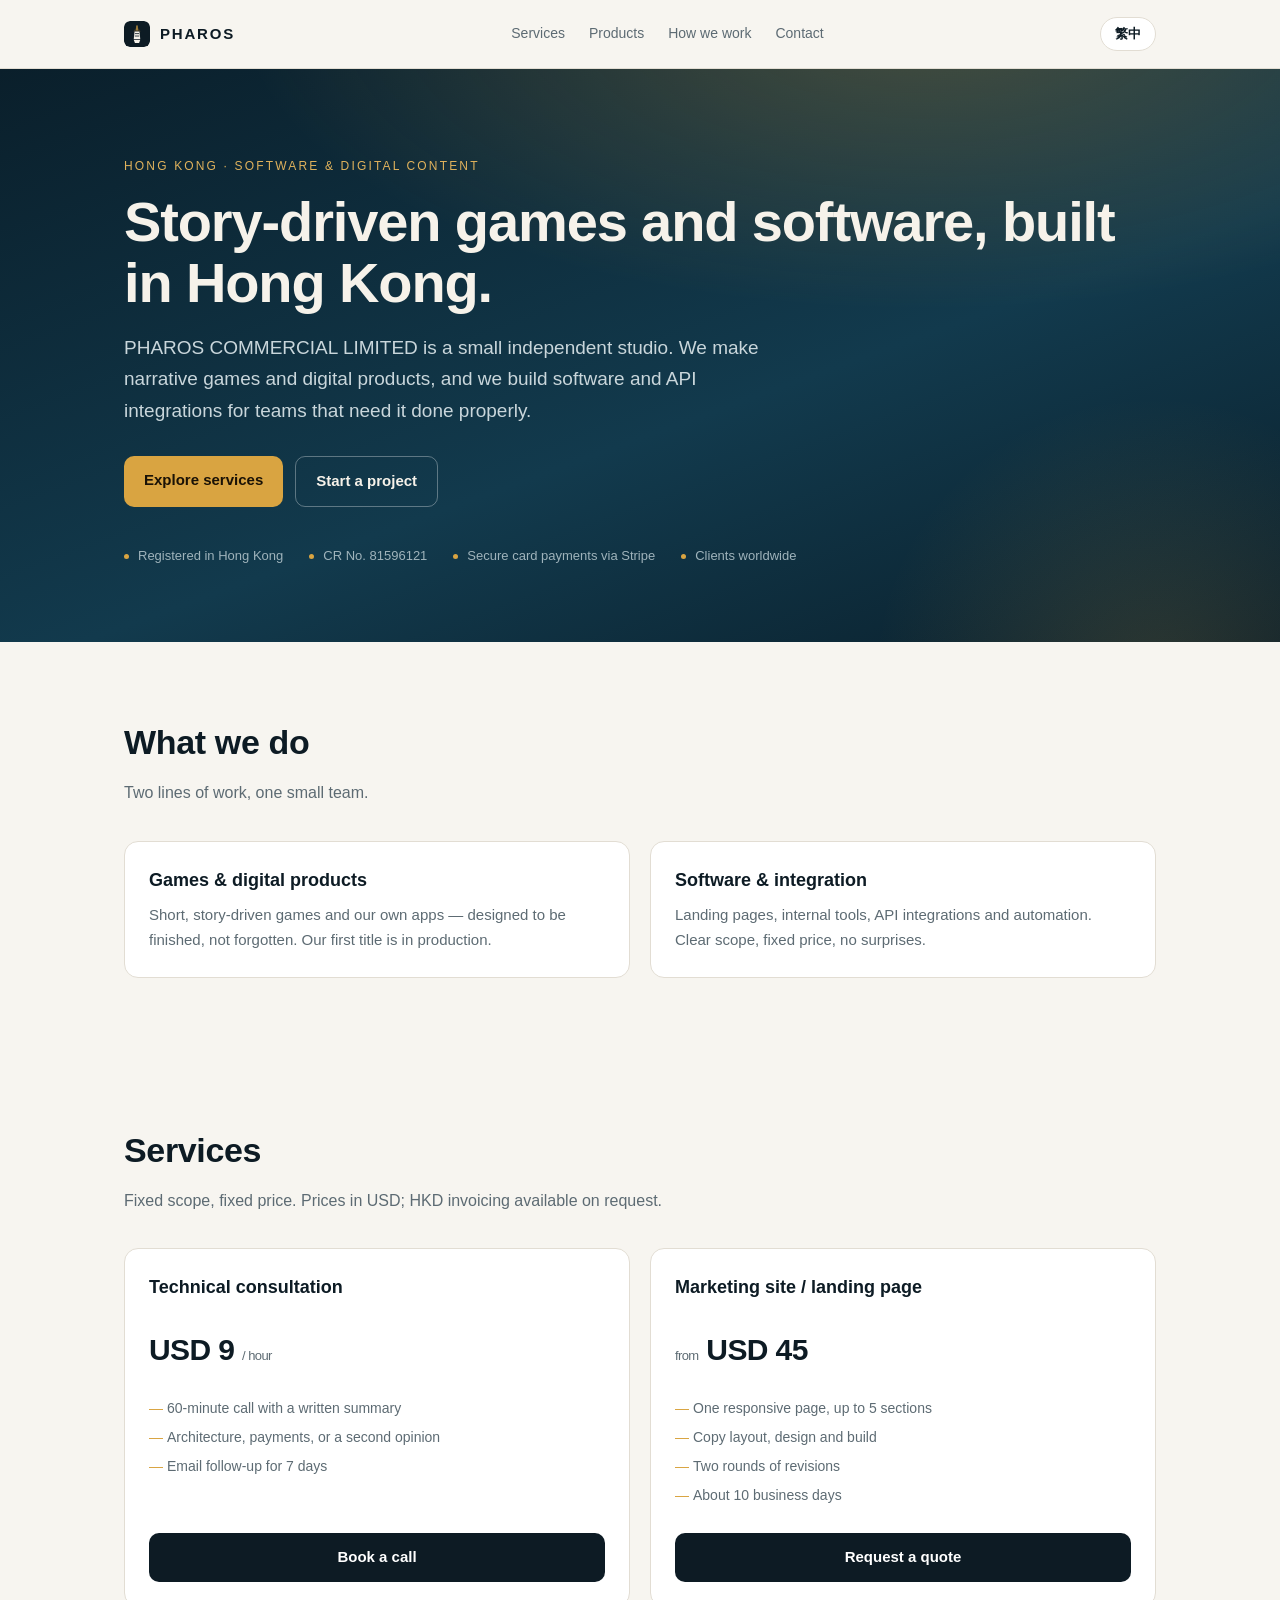
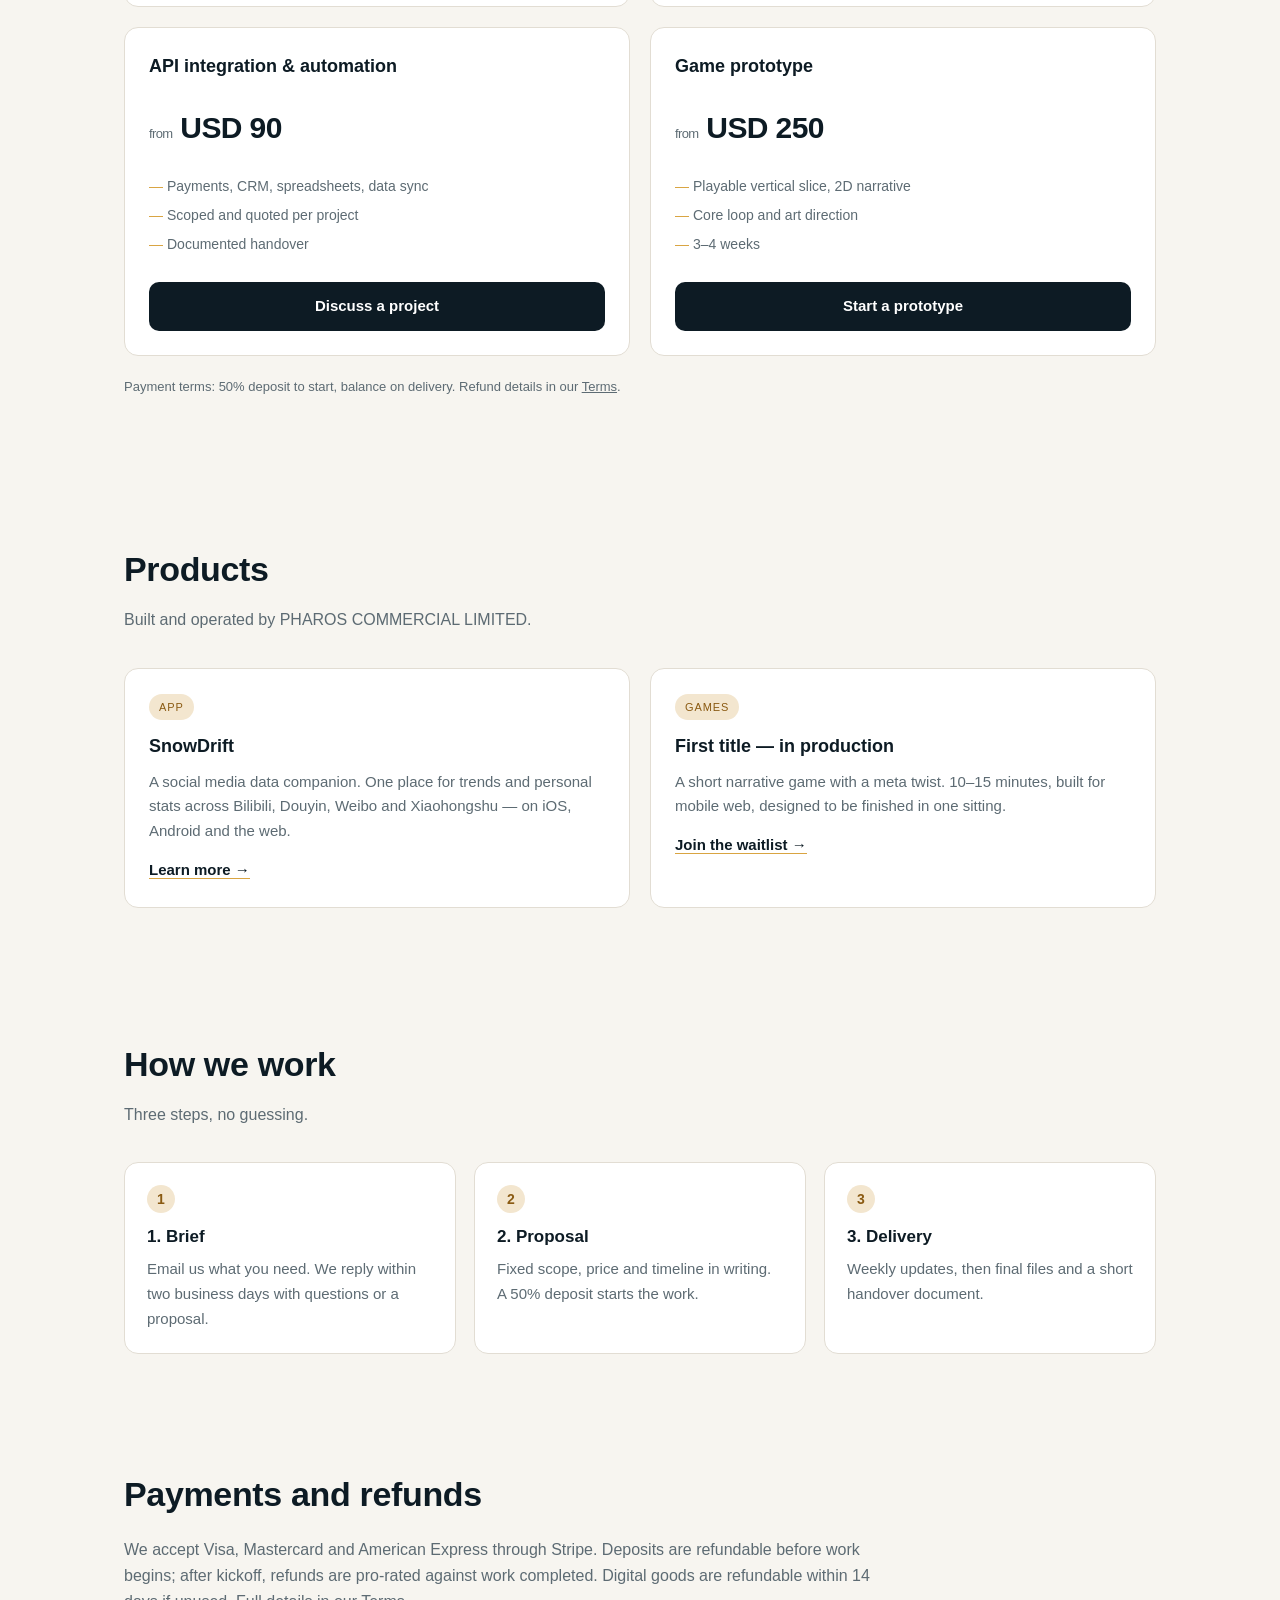
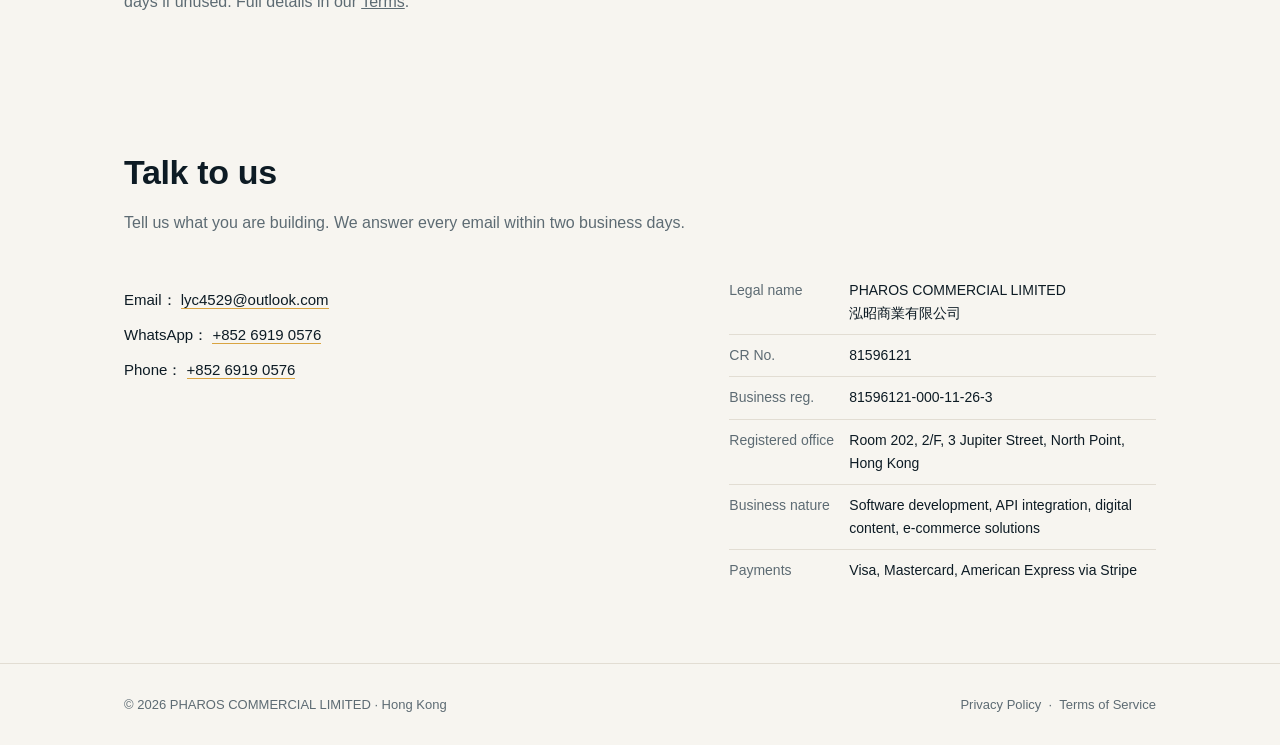
<file: index.html>
﻿<!DOCTYPE html>
<html lang="en">
<head>
<meta charset="utf-8">
<meta name="viewport" content="width=device-width, initial-scale=1">
<title>PHAROS COMMERCIAL LIMITED — Narrative games and software, Hong Kong</title>
<meta name="description" content="PHAROS COMMERCIAL LIMITED is a Hong Kong studio building narrative games, digital products and software integrations for clients worldwide.">
<meta property="og:title" content="PHAROS COMMERCIAL LIMITED">
<meta property="og:description" content="Hong Kong software and digital content company: narrative games, digital products, software development and API integration.">
<meta property="og:type" content="website">
<link rel="icon" href="favicon.svg" type="image/svg+xml">
<link rel="stylesheet" href="style.css">
<script type="application/ld+json">
{
  "@context": "https://schema.org",
  "@type": "Organization",
  "name": "PHAROS COMMERCIAL LIMITED",
  "alternateName": "泓昭商業有限公司",
  "email": "lyc4529@outlook.com",
  "telephone": "+852 6919 0576",
  "foundingDate": "2026-11-12",
  "description": "Hong Kong software and digital content company: narrative games, digital products, software development and API integration.",
  "address": {
    "@type": "PostalAddress",
    "streetAddress": "Room 202, 2/F, 3 Jupiter Street",
    "addressLocality": "North Point",
    "addressRegion": "Hong Kong",
    "addressCountry": "HK"
  }
}
</script>
</head>
<body class="lang-en">

<header class="site-header">
  <div class="wrap nav">
    <a class="brand" href="index.html" aria-label="PHAROS home">
      <img src="favicon.svg" alt="" width="26" height="26">
      <span>PHAROS</span>
    </a>

    <nav class="navlinks">
      <a href="#services"><span class="en">Services</span><span class="zh">服務</span></a>
      <a href="#products"><span class="en">Products</span><span class="zh">產品</span></a>
      <a href="#process"><span class="en">How we work</span><span class="zh">合作方式</span></a>
      <a href="#contact"><span class="en">Contact</span><span class="zh">聯絡我們</span></a>
    </nav>

    <button id="langBtn" class="langbtn" type="button" aria-label="Switch to Traditional Chinese">繁中</button>
  </div>
</header>

<main>

  <!-- hero -->
  <section class="hero">
    <div class="wrap">
      <p class="eyebrow">
        <span class="en">Hong Kong · Software &amp; digital content</span>
        <span class="zh">香港 · 軟件與數碼內容</span>
      </p>

      <h1>
        <span class="en">Story-driven games and software, built in Hong Kong.</span>
        <span class="zh">敘事遊戲與軟件，從香港出發。</span>
      </h1>

      <p class="lead">
        <span class="en">PHAROS COMMERCIAL LIMITED is a small independent studio. We make narrative games and digital products, and we build software and API integrations for teams that need it done properly.</span>
        <span class="zh">泓昭商業有限公司是一家小型<span class="nb">獨立工作室</span>：製作敘事類遊戲與數碼產品，也為海外團隊開發軟件與 API 整合。</span>
      </p>

      <div class="btns">
        <a class="btn btn-primary" href="#services">
          <span class="en">Explore services</span><span class="zh">查看服務</span>
        </a>
        <a class="btn btn-ghost" href="mailto:lyc4529@outlook.com?subject=Hello%20PHAROS">
          <span class="en">Start a project</span><span class="zh">開始合作</span>
        </a>
      </div>

      <ul class="trust">
        <li><span class="en">Registered in Hong Kong</span><span class="zh">香港註冊公司</span></li>
        <li><span class="en">CR No. 81596121</span><span class="zh">公司編號 81596121</span></li>
        <li><span class="en">Secure card payments via Stripe</span><span class="zh">Stripe 安全收款</span></li>
        <li><span class="en">Clients worldwide</span><span class="zh">服務全球客戶</span></li>
      </ul>
    </div>
  </section>

  <!-- what we do -->
  <section>
    <div class="wrap">
      <div class="sec-head">
        <h2><span class="en">What we do</span><span class="zh">我們做什麼</span></h2>
        <p class="sub">
          <span class="en">Two lines of work, one small team.</span>
          <span class="zh">兩條業務線，一個小團隊。</span>
        </p>
      </div>

      <div class="grid">
        <div class="card">
          <h3><span class="en">Games &amp; digital products</span><span class="zh">遊戲與數碼產品</span></h3>
          <p>
            <span class="en">Short, story-driven games and our own apps — designed to be finished, not forgotten. Our first title is in production.</span>
            <span class="zh">短篇、敘事驅動的遊戲與自研 App——為「玩得完」而做。首款作品正在製作中。</span>
          </p>
        </div>
        <div class="card">
          <h3><span class="en">Software &amp; integration</span><span class="zh">軟件與整合</span></h3>
          <p>
            <span class="en">Landing pages, internal tools, API integrations and automation. Clear scope, fixed price, no surprises.</span>
            <span class="zh">落地頁、內部工具、API 整合與自動化。範圍清楚、報價固定、不臨時加價。</span>
          </p>
        </div>
      </div>
    </div>
  </section>

  <!-- services -->
  <section id="services">
    <div class="wrap">
      <div class="sec-head">
        <h2><span class="en">Services</span><span class="zh">服務</span></h2>
        <p class="sub">
          <span class="en">Fixed scope, fixed price. Prices in USD; HKD invoicing available on request.</span>
          <span class="zh">固定範圍、固定價格。以美元報價，可按需開港幣發票。</span>
        </p>
      </div>

      <div class="grid services">

        <div class="card pricecard">
          <h3><span class="en">Technical consultation</span><span class="zh">技術諮詢</span></h3>
          <div class="price">USD 9 <small><span class="en">/ hour</span><span class="zh">/ 小時</span></small></div>
          <ul class="feat">
            <li><span class="en">60-minute call with a written summary</span><span class="zh">60 分鐘通話，附書面小結</span></li>
            <li><span class="en">Architecture, payments, or a second opinion</span><span class="zh">架構評審、支付整合把關</span></li>
            <li><span class="en">Email follow-up for 7 days</span><span class="zh">7 天內可電郵追問</span></li>
          </ul>
          <a class="btn" href="mailto:lyc4529@outlook.com?subject=Consultation%20request">
            <span class="en">Book a call</span><span class="zh">預約通話</span>
          </a>
        </div>

        <div class="card pricecard">
          <h3><span class="en">Marketing site / landing page</span><span class="zh">落地頁 / 官網</span></h3>
          <div class="price"><small><span class="en">from</span><span class="zh">起價</span></small> USD 45</div>
          <ul class="feat">
            <li><span class="en">One responsive page, up to 5 sections</span><span class="zh">一頁式響應式網站，最多 5 個板塊</span></li>
            <li><span class="en">Copy layout, design and build</span><span class="zh">文案結構、設計與搭建</span></li>
            <li><span class="en">Two rounds of revisions</span><span class="zh">兩輪修改</span></li>
            <li><span class="en">About 10 business days</span><span class="zh">約 10 個工作日交付</span></li>
          </ul>
          <a class="btn" href="mailto:lyc4529@outlook.com?subject=Landing%20page%20enquiry">
            <span class="en">Request a quote</span><span class="zh">獲取報價</span>
          </a>
        </div>

        <div class="card pricecard">
          <h3><span class="en">API integration &amp; automation</span><span class="zh">API 整合與自動化</span></h3>
          <div class="price"><small><span class="en">from</span><span class="zh">起價</span></small> USD 90</div>
          <ul class="feat">
            <li><span class="en">Payments, CRM, spreadsheets, data sync</span><span class="zh">打通支付、CRM、表格與數據同步</span></li>
            <li><span class="en">Scoped and quoted per project</span><span class="zh">按項目評估範圍後報價</span></li>
            <li><span class="en">Documented handover</span><span class="zh">帶文檔交付</span></li>
          </ul>
          <a class="btn" href="mailto:lyc4529@outlook.com?subject=API%20integration%20enquiry">
            <span class="en">Discuss a project</span><span class="zh">聊聊項目</span>
          </a>
        </div>

        <div class="card pricecard">
          <h3><span class="en">Game prototype</span><span class="zh">遊戲原型</span></h3>
          <div class="price"><small><span class="en">from</span><span class="zh">起價</span></small> USD 250</div>
          <ul class="feat">
            <li><span class="en">Playable vertical slice, 2D narrative</span><span class="zh">2D 敘事遊戲的可玩切片</span></li>
            <li><span class="en">Core loop and art direction</span><span class="zh">核心循環與美術方向</span></li>
            <li><span class="en">3–4 weeks</span><span class="zh">3–4 週</span></li>
          </ul>
          <a class="btn" href="mailto:lyc4529@outlook.com?subject=Game%20prototype%20enquiry">
            <span class="en">Start a prototype</span><span class="zh">做原型</span>
          </a>
        </div>

      </div>

      <p class="note">
        <span class="en">Payment terms: 50% deposit to start, balance on delivery. Refund details in our <a href="terms.html#refunds">Terms</a>.</span>
        <span class="zh">付款方式：開工前付 50% 定金，交付時付尾款。退款細則見<a href="terms.html#refunds">服務條款</a>。</span>
      </p>
    </div>
  </section>

  <!-- products -->
  <section id="products">
    <div class="wrap">
      <div class="sec-head">
        <h2><span class="en">Products</span><span class="zh">產品</span></h2>
        <p class="sub">
          <span class="en">Built and operated by PHAROS COMMERCIAL LIMITED.</span>
          <span class="zh">由泓昭商業有限公司自行研發及營運。</span>
        </p>
      </div>

      <div class="grid">
        <div class="card">
          <span class="tag"><span class="en">App</span><span class="zh">應用程式</span></span>
          <h3>SnowDrift</h3>
          <p>
            <span class="en">A social media data companion. One place for trends and personal stats across Bilibili, Douyin, Weibo and Xiaohongshu — on iOS, Android and the web.</span>
            <span class="zh">社交媒體數據管家。一個介面看清 Bilibili、抖音、微博、小紅書的熱門趨勢與個人數據，支援 iOS、Android 與網頁。</span>
          </p>
          <p class="card-link">
            <a href="snowdrift.html"><span class="en">Learn more →</span><span class="zh">了解更多 →</span></a>
          </p>
        </div>

        <div class="card">
          <span class="tag"><span class="en">Games</span><span class="zh">遊戲</span></span>
          <h3><span class="en">First title — in production</span><span class="zh">首款作品 · 製作中</span></h3>
          <p>
            <span class="en">A short narrative game with a meta twist. 10–15 minutes, built for mobile web, designed to be finished in one sitting.</span>
            <span class="zh">一款帶「打破第四面牆」設計的短篇敘事遊戲。10–15 分鐘，面向流動裝置網頁，一次玩完。</span>
          </p>
          <p class="card-link">
            <a href="mailto:lyc4529@outlook.com?subject=Game%20waitlist"><span class="en">Join the waitlist →</span><span class="zh">留電郵等通知 →</span></a>
          </p>
        </div>
      </div>
    </div>
  </section>

  <!-- process -->
  <section id="process" class="tight">
    <div class="wrap">
      <div class="sec-head">
        <h2><span class="en">How we work</span><span class="zh">合作方式</span></h2>
        <p class="sub">
          <span class="en">Three steps, no guessing.</span>
          <span class="zh">三步走，不猜謎。</span>
        </p>
      </div>

      <div class="steps">
        <div class="step">
          <h3><span class="en">1. Brief</span><span class="zh">1. 說需求</span></h3>
          <p>
            <span class="en">Email us what you need. We reply within two business days with questions or a proposal.</span>
            <span class="zh">電郵說清你要什麼。兩個工作日內回覆，要麼提問，要麼給方案。</span>
          </p>
        </div>
        <div class="step">
          <h3><span class="en">2. Proposal</span><span class="zh">2. 方案與定金</span></h3>
          <p>
            <span class="en">Fixed scope, price and timeline in writing. A 50% deposit starts the work.</span>
            <span class="zh">範圍、價格、週期寫清楚。50% 定金到帳即開工。</span>
          </p>
        </div>
        <div class="step">
          <h3><span class="en">3. Delivery</span><span class="zh">3. 交付</span></h3>
          <p>
            <span class="en">Weekly updates, then final files and a short handover document.</span>
            <span class="zh">每週同步進度，最後交付源文件與一份簡短說明。</span>
          </p>
        </div>
      </div>
    </div>
  </section>

  <!-- payments -->
  <section class="tight">
    <div class="wrap">
      <div class="sec-head" style="margin-bottom:14px;">
        <h2><span class="en">Payments and refunds</span><span class="zh">付款與退款</span></h2>
      </div>
      <p class="sub" style="max-width:760px;">
        <span class="en">We accept Visa, Mastercard and American Express through Stripe. Deposits are refundable before work begins; after kickoff, refunds are pro-rated against work completed. Digital goods are refundable within 14 days if unused. Full details in our <a href="terms.html">Terms</a>.</span>
        <span class="zh">支援 Visa、Mastercard、American Express，透過 Stripe 收款。定金在開工前可全額退；開工後按已完成工作比例退。數碼商品未使用可在 14 天內退。完整條款見<a href="terms.html">服務條款</a>。</span>
      </p>
    </div>
  </section>

  <!-- contact -->
  <section id="contact">
    <div class="wrap">
      <div class="sec-head">
        <h2><span class="en">Talk to us</span><span class="zh">聯絡我們</span></h2>
        <p class="sub">
          <span class="en">Tell us what you are building. We answer every email within two business days.</span>
          <span class="zh">說說你在做什麼。每封電郵兩個工作日內回覆。</span>
        </p>
      </div>

      <div class="contactbox">
        <div>
          <ul class="contact-links">
            <li>
              <span class="en">Email</span><span class="zh">電郵</span>：
              <a href="mailto:lyc4529@outlook.com?subject=Hello%20PHAROS">lyc4529@outlook.com</a>
            </li>
            <li>
              <span class="en">WhatsApp</span><span class="zh">WhatsApp</span>：
              <a href="https://wa.me/85269190576" target="_blank" rel="noopener">+852 6919 0576</a>
            </li>
            <li>
              <span class="en">Phone</span><span class="zh">電話</span>：
              <a href="tel:+85269190576">+852 6919 0576</a>
            </li>
          </ul>
        </div>

        <div>
          <dl class="kv">
            <div>
              <dt><span class="en">Legal name</span><span class="zh">公司名稱</span></dt>
              <dd>PHAROS COMMERCIAL LIMITED<br>泓昭商業有限公司</dd>
            </div>
            <div>
              <dt><span class="en">CR No.</span><span class="zh">公司編號</span></dt>
              <dd>81596121</dd>
            </div>
            <div>
              <dt><span class="en">Business reg.</span><span class="zh">商業登記</span></dt>
              <dd>81596121-000-11-26-3</dd>
            </div>
            <div>
              <dt><span class="en">Registered office</span><span class="zh">註冊地址</span></dt>
              <dd>
                <span class="en">Room 202, 2/F, 3 Jupiter Street, North Point, Hong Kong</span>
                <span class="zh">香港北角木星街 3 號澤盈中心 2 樓 202 室</span>
              </dd>
            </div>
            <div>
              <dt><span class="en">Business nature</span><span class="zh">業務性質</span></dt>
              <dd>
                <span class="en">Software development, API integration, digital content, e-commerce solutions</span>
                <span class="zh">軟件開發、API 整合服務、數碼內容製作、電子商貿方案</span>
              </dd>
            </div>
            <div>
              <dt><span class="en">Payments</span><span class="zh">收款方式</span></dt>
              <dd>
                <span class="en">Visa, Mastercard, American Express via Stripe</span>
                <span class="zh">Visa、Mastercard、American Express（Stripe）</span>
              </dd>
            </div>
          </dl>
        </div>
      </div>
    </div>
  </section>

</main>

<footer>
  <div class="wrap foot">
    <div>© 2026 PHAROS COMMERCIAL LIMITED · <span class="en">Hong Kong</span><span class="zh">香港</span></div>
    <div>
      <a href="privacy.html"><span class="en">Privacy Policy</span><span class="zh">私隱政策</span></a>
      &nbsp;·&nbsp;
      <a href="terms.html"><span class="en">Terms of Service</span><span class="zh">服務條款</span></a>
    </div>
  </div>
</footer>

<script src="lang.js"></script>
</body>
</html>
</file>
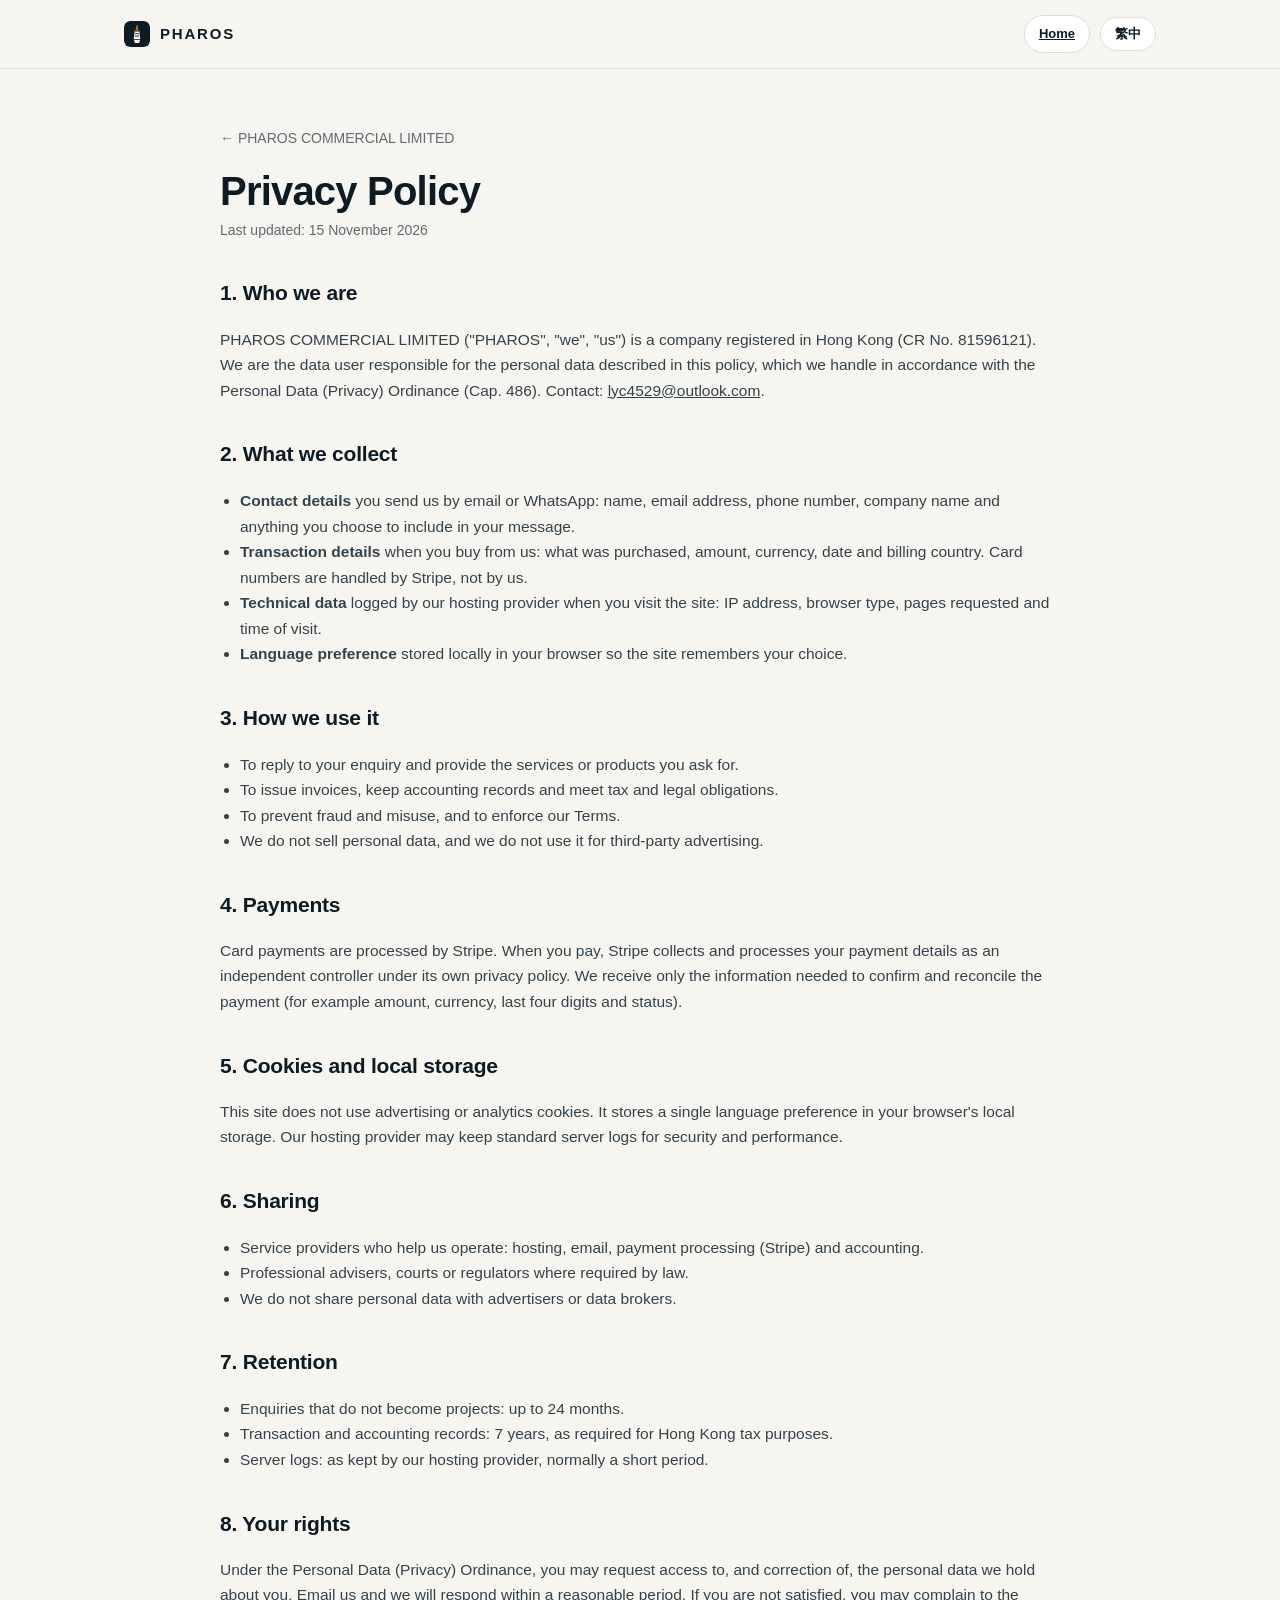
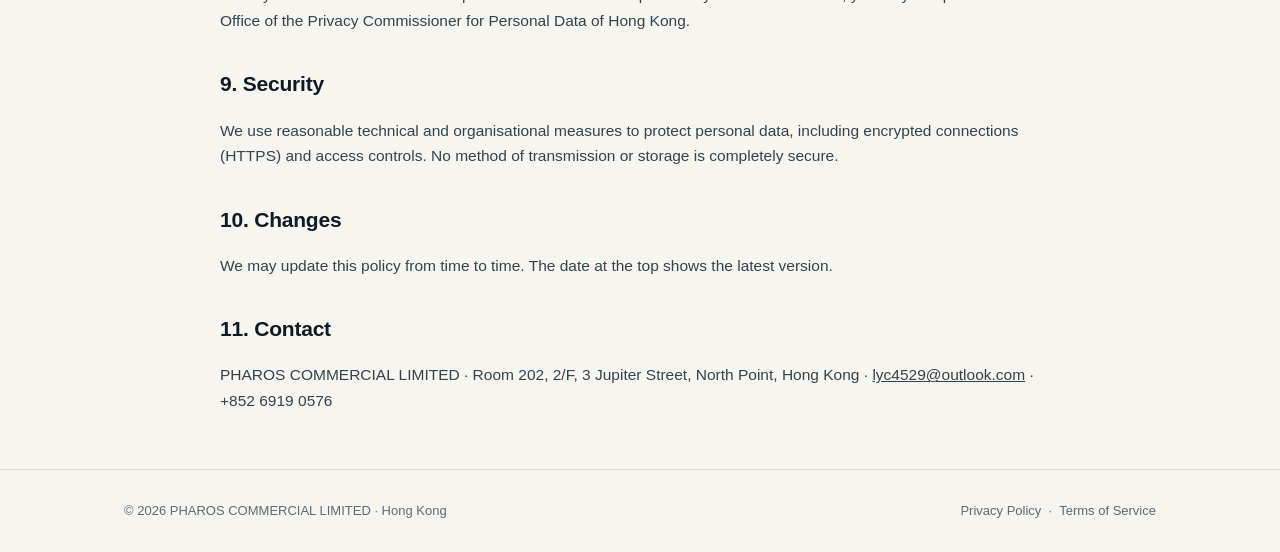
<file: privacy.html>
﻿<!DOCTYPE html>
<html lang="en">
<head>
<meta charset="utf-8">
<meta name="viewport" content="width=device-width, initial-scale=1">
<title>Privacy Policy — PHAROS COMMERCIAL LIMITED</title>
<meta name="description" content="Privacy policy of PHAROS COMMERCIAL LIMITED, Hong Kong: what data we collect, how we use it, and your rights.">
<link rel="icon" href="favicon.svg" type="image/svg+xml">
<link rel="stylesheet" href="style.css">
</head>
<body class="lang-en">

<header class="site-header">
  <div class="wrap nav">
    <a class="brand" href="index.html" aria-label="PHAROS home">
      <img src="favicon.svg" alt="" width="26" height="26">
      <span>PHAROS</span>
    </a>
    <div style="display:flex;align-items:center;gap:10px;">
      <a class="langbtn" href="index.html"><span class="en">Home</span><span class="zh">首頁</span></a>
      <button id="langBtn" class="langbtn" type="button" aria-label="Switch to Traditional Chinese">繁中</button>
    </div>
  </div>
</header>

<main class="wrap legal">
  <a class="back" href="index.html">← PHAROS COMMERCIAL LIMITED</a>
  <h1><span class="en">Privacy Policy</span><span class="zh">私隱政策</span></h1>
  <p class="updated"><span class="en">Last updated: 15 November 2026</span><span class="zh">最後更新：2026 年 11 月 15 日</span></p>

  <h2><span class="en">1. Who we are</span><span class="zh">1. 我們是誰</span></h2>
  <p>
    <span class="en">PHAROS COMMERCIAL LIMITED ("PHAROS", "we", "us") is a company registered in Hong Kong (CR No. 81596121). We are the data user responsible for the personal data described in this policy, which we handle in accordance with the Personal Data (Privacy) Ordinance (Cap. 486). Contact: <a href="mailto:lyc4529@outlook.com">lyc4529@outlook.com</a>.</span>
    <span class="zh">泓昭商業有限公司（PHAROS COMMERCIAL LIMITED，下稱「本公司」）於香港註冊，公司編號 81596121。本公司是本政策所述個人資料的資料使用者，並按《個人資料（私隱）條例》（第 486 章）處理有關資料。聯絡方式：<a href="mailto:lyc4529@outlook.com">lyc4529@outlook.com</a>。</span>
  </p>

  <h2><span class="en">2. What we collect</span><span class="zh">2. 我們收集什麼</span></h2>
  <ul>
    <li><span class="en"><strong>Contact details</strong> you send us by email or WhatsApp: name, email address, phone number, company name and anything you choose to include in your message.</span><span class="zh"><strong>聯絡資料</strong>：你透過電郵或 WhatsApp 提供的姓名、電郵、電話、公司名稱，以及你在訊息中自行提供的內容。</span></li>
    <li><span class="en"><strong>Transaction details</strong> when you buy from us: what was purchased, amount, currency, date and billing country. Card numbers are handled by Stripe, not by us.</span><span class="zh"><strong>交易資料</strong>：購買項目、金額、幣種、日期與帳單國家。卡號由 Stripe 處理，本公司不會取得。</span></li>
    <li><span class="en"><strong>Technical data</strong> logged by our hosting provider when you visit the site: IP address, browser type, pages requested and time of visit.</span><span class="zh"><strong>技術資料</strong>：你瀏覽網站時由託管服務商記錄的 IP 位址、瀏覽器類型、訪問頁面與時間。</span></li>
    <li><span class="en"><strong>Language preference</strong> stored locally in your browser so the site remembers your choice.</span><span class="zh"><strong>語言偏好</strong>：儲存在你瀏覽器本機，用於記住你的語言選擇。</span></li>
  </ul>

  <h2><span class="en">3. How we use it</span><span class="zh">3. 用途</span></h2>
  <ul>
    <li><span class="en">To reply to your enquiry and provide the services or products you ask for.</span><span class="zh">回覆你的查詢，並提供你所需的服務或產品。</span></li>
    <li><span class="en">To issue invoices, keep accounting records and meet tax and legal obligations.</span><span class="zh">開立發票、保存帳目，以及履行稅務與法律責任。</span></li>
    <li><span class="en">To prevent fraud and misuse, and to enforce our Terms.</span><span class="zh">防止欺詐與濫用，並執行本公司條款。</span></li>
    <li><span class="en">We do not sell personal data, and we do not use it for third-party advertising.</span><span class="zh">本公司不會出售個人資料，亦不會用於第三方廣告。</span></li>
  </ul>

  <h2><span class="en">4. Payments</span><span class="zh">4. 付款</span></h2>
  <p>
    <span class="en">Card payments are processed by Stripe. When you pay, Stripe collects and processes your payment details as an independent controller under its own privacy policy. We receive only the information needed to confirm and reconcile the payment (for example amount, currency, last four digits and status).</span>
    <span class="zh">卡付款由 Stripe 處理。你付款時，Stripe 以其自身私隱政策獨立處理你的付款資料；本公司只會收到確認與對帳所需的資料（例如金額、幣種、卡號末四位與交易狀態）。</span>
  </p>

  <h2><span class="en">5. Cookies and local storage</span><span class="zh">5. Cookie 與本機儲存</span></h2>
  <p>
    <span class="en">This site does not use advertising or analytics cookies. It stores a single language preference in your browser's local storage. Our hosting provider may keep standard server logs for security and performance.</span>
    <span class="zh">本網站不使用廣告或分析 Cookie，只在你瀏覽器本機儲存一個語言偏好設定。託管服務商可能保留標準伺服器日誌，用於安全與效能用途。</span>
  </p>

  <h2><span class="en">6. Sharing</span><span class="zh">6. 資料分享</span></h2>
  <ul>
    <li><span class="en">Service providers who help us operate: hosting, email, payment processing (Stripe) and accounting.</span><span class="zh">協助本公司營運的服務商：網站託管、電郵、支付處理（Stripe）與會計。</span></li>
    <li><span class="en">Professional advisers, courts or regulators where required by law.</span><span class="zh">法律要求的專業顧問、法院或監管機構。</span></li>
    <li><span class="en">We do not share personal data with advertisers or data brokers.</span><span class="zh">本公司不會向廣告商或資料經紀分享個人資料。</span></li>
  </ul>

  <h2><span class="en">7. Retention</span><span class="zh">7. 保留期限</span></h2>
  <ul>
    <li><span class="en">Enquiries that do not become projects: up to 24 months.</span><span class="zh">未成事的查詢：最多保留 24 個月。</span></li>
    <li><span class="en">Transaction and accounting records: 7 years, as required for Hong Kong tax purposes.</span><span class="zh">交易與帳目紀錄：按香港稅務要求保留 7 年。</span></li>
    <li><span class="en">Server logs: as kept by our hosting provider, normally a short period.</span><span class="zh">伺服器日誌：按託管服務商的常規，一般為短期。</span></li>
  </ul>

  <h2><span class="en">8. Your rights</span><span class="zh">8. 你的權利</span></h2>
  <p>
    <span class="en">Under the Personal Data (Privacy) Ordinance, you may request access to, and correction of, the personal data we hold about you. Email us and we will respond within a reasonable period. If you are not satisfied, you may complain to the Office of the Privacy Commissioner for Personal Data of Hong Kong.</span>
    <span class="zh">根據《個人資料（私隱）條例》，你有權查閱及更正本公司持有的你的個人資料。請電郵我們，我們會在合理時間內回覆。如你不滿意，可向香港個人資料私隱專員公署投訴。</span>
  </p>

  <h2><span class="en">9. Security</span><span class="zh">9. 保安</span></h2>
  <p>
    <span class="en">We use reasonable technical and organisational measures to protect personal data, including encrypted connections (HTTPS) and access controls. No method of transmission or storage is completely secure.</span>
    <span class="zh">本公司採取合理的技術與管理措施保護個人資料，包括加密連線（HTTPS）與存取控制。惟任何傳輸或儲存方式均無法保證絕對安全。</span>
  </p>

  <h2><span class="en">10. Changes</span><span class="zh">10. 更新</span></h2>
  <p>
    <span class="en">We may update this policy from time to time. The date at the top shows the latest version.</span>
    <span class="zh">本公司可能不時更新本政策，頁首日期為最新版本。</span>
  </p>

  <h2><span class="en">11. Contact</span><span class="zh">11. 聯絡</span></h2>
  <p>
    <span class="en">PHAROS COMMERCIAL LIMITED · Room 202, 2/F, 3 Jupiter Street, North Point, Hong Kong · <a href="mailto:lyc4529@outlook.com">lyc4529@outlook.com</a> · +852 6919 0576</span>
    <span class="zh">泓昭商業有限公司 · 香港北角木星街 3 號澤盈中心 2 樓 202 室 · <a href="mailto:lyc4529@outlook.com">lyc4529@outlook.com</a> · +852 6919 0576</span>
  </p>
</main>

<footer>
  <div class="wrap foot">
    <div>© 2026 PHAROS COMMERCIAL LIMITED · <span class="en">Hong Kong</span><span class="zh">香港</span></div>
    <div>
      <a href="privacy.html"><span class="en">Privacy Policy</span><span class="zh">私隱政策</span></a>
      &nbsp;·&nbsp;
      <a href="terms.html"><span class="en">Terms of Service</span><span class="zh">服務條款</span></a>
    </div>
  </div>
</footer>

<script src="lang.js"></script>
</body>
</html>
</file>
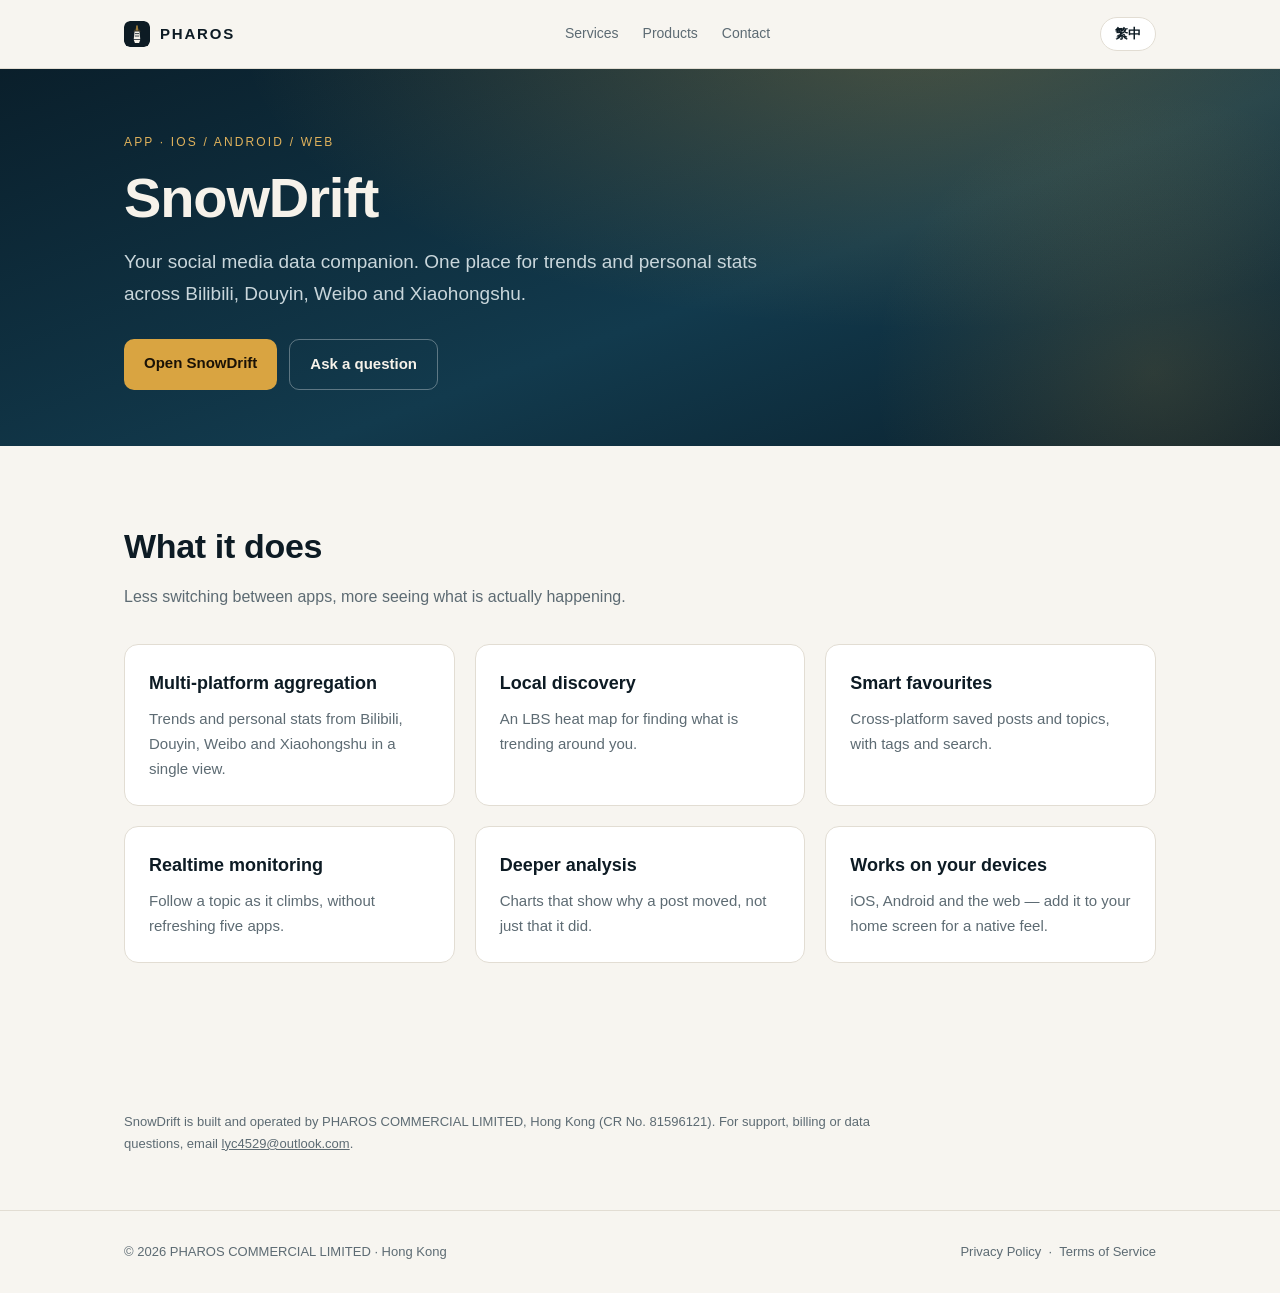
<file: snowdrift.html>
﻿<!DOCTYPE html>
<html lang="en">
<head>
<meta charset="utf-8">
<meta name="viewport" content="width=device-width, initial-scale=1">
<title>SnowDrift — PHAROS COMMERCIAL LIMITED</title>
<meta name="description" content="SnowDrift is a social media data companion for Bilibili, Douyin, Weibo and Xiaohongshu, built and operated by PHAROS COMMERCIAL LIMITED.">
<link rel="icon" href="favicon.svg" type="image/svg+xml">
<link rel="stylesheet" href="style.css">
</head>
<body class="lang-en">

<header class="site-header">
  <div class="wrap nav">
    <a class="brand" href="index.html" aria-label="PHAROS home">
      <img src="favicon.svg" alt="" width="26" height="26">
      <span>PHAROS</span>
    </a>

    <nav class="navlinks">
      <a href="index.html#services"><span class="en">Services</span><span class="zh">服務</span></a>
      <a href="index.html#products"><span class="en">Products</span><span class="zh">產品</span></a>
      <a href="index.html#contact"><span class="en">Contact</span><span class="zh">聯絡我們</span></a>
    </nav>

    <button id="langBtn" class="langbtn" type="button" aria-label="Switch to Traditional Chinese">繁中</button>
  </div>
</header>

<main>

  <section class="hero short">
    <div class="wrap">
      <p class="eyebrow">
        <span class="en">App · iOS / Android / Web</span>
        <span class="zh">應用程式 · iOS / Android / 網頁</span>
      </p>
      <h1>SnowDrift</h1>
      <p class="lead">
        <span class="en">Your social media data companion. One place for trends and personal stats across Bilibili, Douyin, Weibo and Xiaohongshu.</span>
        <span class="zh">你的社交媒體數據管家。一個介面看清 Bilibili、抖音、微博、小紅書的熱門趨勢與個人數據。</span>
      </p>
      <div class="btns">
        <a class="btn btn-primary" href="https://snowdrift.koline.top" target="_blank" rel="noopener">
          <span class="en">Open SnowDrift</span><span class="zh">開啟 SnowDrift</span>
        </a>
        <a class="btn btn-ghost" href="index.html#contact">
          <span class="en">Ask a question</span><span class="zh">查詢</span>
        </a>
      </div>
    </div>
  </section>

  <section>
    <div class="wrap">
      <div class="sec-head">
        <h2><span class="en">What it does</span><span class="zh">功能</span></h2>
        <p class="sub">
          <span class="en">Less switching between apps, more seeing what is actually happening.</span>
          <span class="zh">少一點切換 App，多一點看清真正發生什麼。</span>
        </p>
      </div>

      <div class="grid">
        <div class="card">
          <h3><span class="en">Multi-platform aggregation</span><span class="zh">多平台聚合</span></h3>
          <p>
            <span class="en">Trends and personal stats from Bilibili, Douyin, Weibo and Xiaohongshu in a single view.</span>
            <span class="zh">Bilibili、抖音、微博、小紅書的熱門趨勢與個人數據，集中在一個畫面。</span>
          </p>
        </div>
        <div class="card">
          <h3><span class="en">Local discovery</span><span class="zh">地理探索</span></h3>
          <p>
            <span class="en">An LBS heat map for finding what is trending around you.</span>
            <span class="zh">LBS 熱力圖，找出你身邊正在流行的內容。</span>
          </p>
        </div>
        <div class="card">
          <h3><span class="en">Smart favourites</span><span class="zh">智能收藏</span></h3>
          <p>
            <span class="en">Cross-platform saved posts and topics, with tags and search.</span>
            <span class="zh">跨平台收藏帖子與話題，支援標籤與搜尋。</span>
          </p>
        </div>
        <div class="card">
          <h3><span class="en">Realtime monitoring</span><span class="zh">實時監控</span></h3>
          <p>
            <span class="en">Follow a topic as it climbs, without refreshing five apps.</span>
            <span class="zh">話題升溫時即時看到，不用開五個 App 輪流刷新。</span>
          </p>
        </div>
        <div class="card">
          <h3><span class="en">Deeper analysis</span><span class="zh">深度分析</span></h3>
          <p>
            <span class="en">Charts that show why a post moved, not just that it did.</span>
            <span class="zh">用圖表看清一篇內容為什麼爆，而不只是爆了。</span>
          </p>
        </div>
        <div class="card">
          <h3><span class="en">Works on your devices</span><span class="zh">跨裝置使用</span></h3>
          <p>
            <span class="en">iOS, Android and the web — add it to your home screen for a native feel.</span>
            <span class="zh">iOS、Android 與網頁；可加入主畫面，體驗接近原生 App。</span>
          </p>
        </div>
      </div>
    </div>
  </section>

  <section class="tight">
    <div class="wrap">
      <p class="note" style="max-width:760px;">
        <span class="en">SnowDrift is built and operated by PHAROS COMMERCIAL LIMITED, Hong Kong (CR No. 81596121). For support, billing or data questions, email <a href="mailto:lyc4529@outlook.com?subject=SnowDrift">lyc4529@outlook.com</a>.</span>
        <span class="zh">SnowDrift 由香港泓昭商業有限公司（PHAROS COMMERCIAL LIMITED，公司編號 81596121）研發及營運。支援、帳務或資料相關問題，請電郵 <a href="mailto:lyc4529@outlook.com?subject=SnowDrift">lyc4529@outlook.com</a>。</span>
      </p>
    </div>
  </section>

</main>

<footer>
  <div class="wrap foot">
    <div>© 2026 PHAROS COMMERCIAL LIMITED · <span class="en">Hong Kong</span><span class="zh">香港</span></div>
    <div>
      <a href="privacy.html"><span class="en">Privacy Policy</span><span class="zh">私隱政策</span></a>
      &nbsp;·&nbsp;
      <a href="terms.html"><span class="en">Terms of Service</span><span class="zh">服務條款</span></a>
    </div>
  </div>
</footer>

<script src="lang.js"></script>
</body>
</html>
</file>
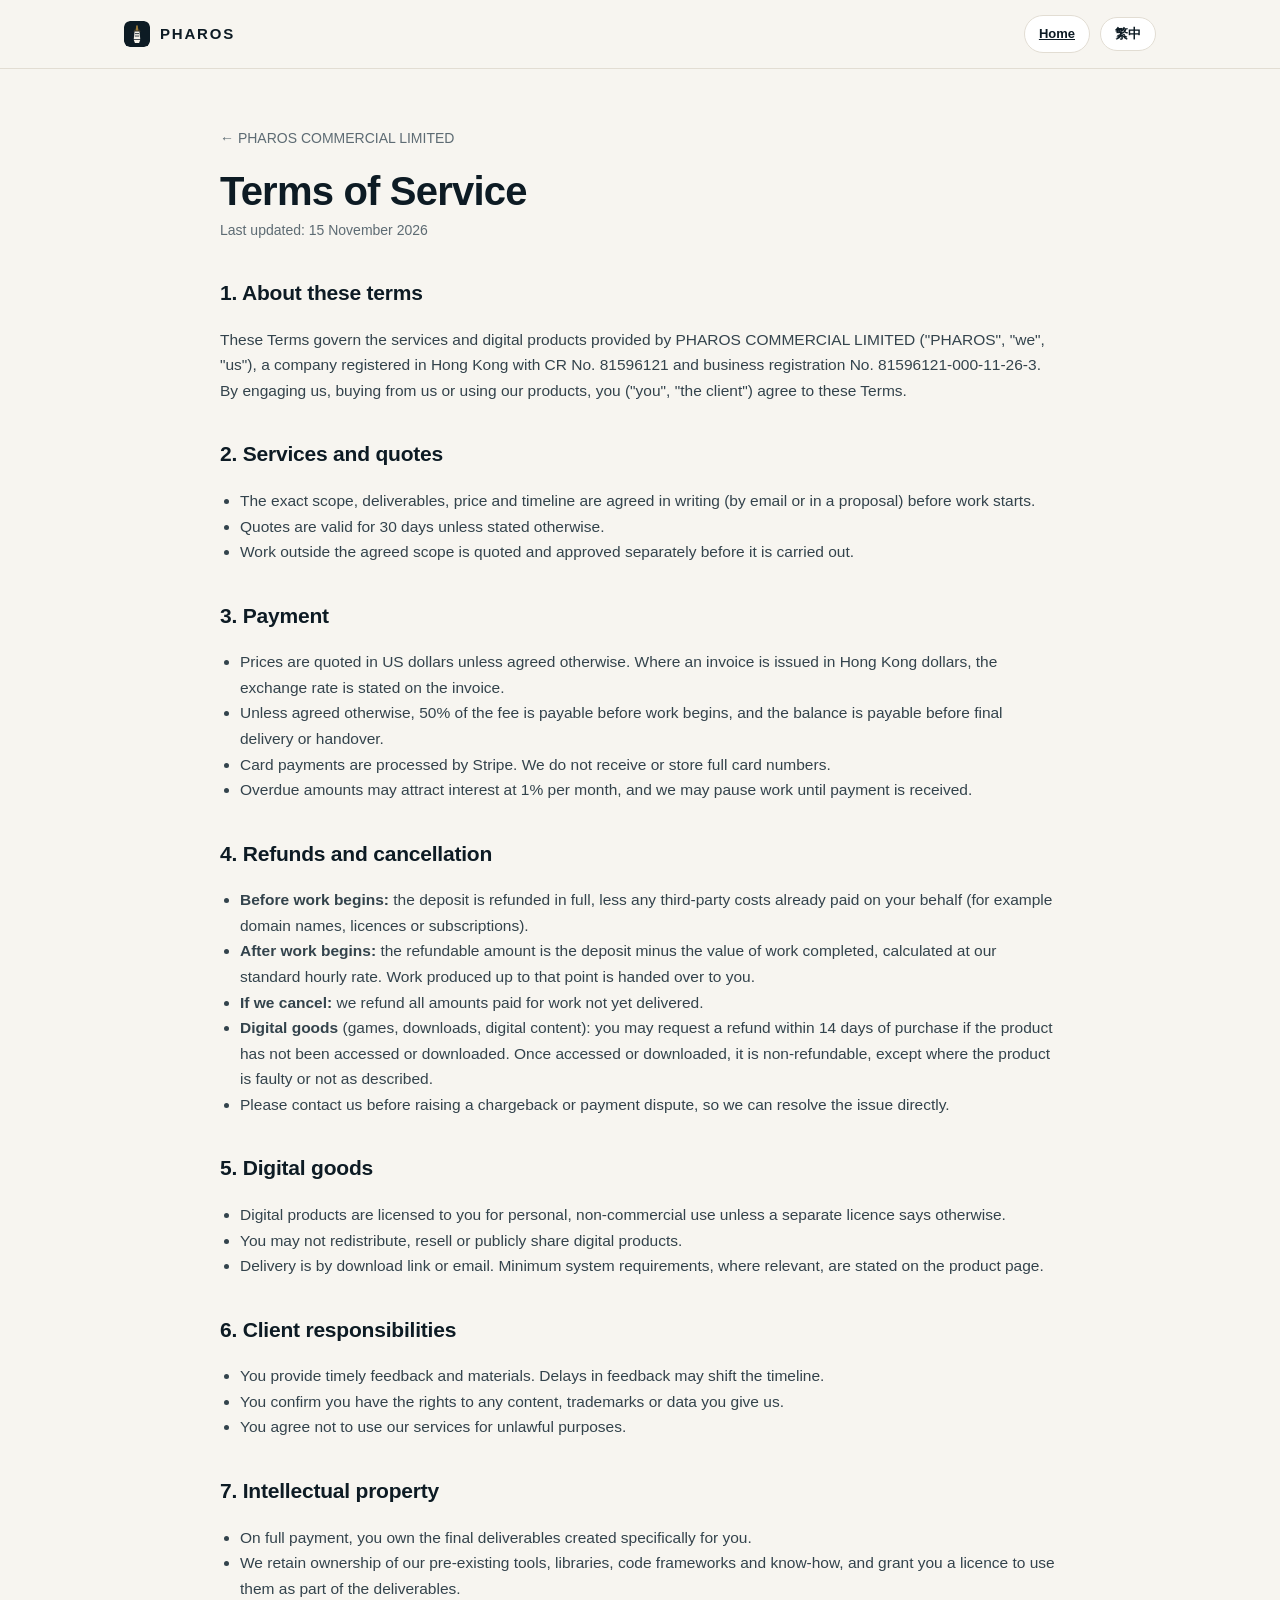
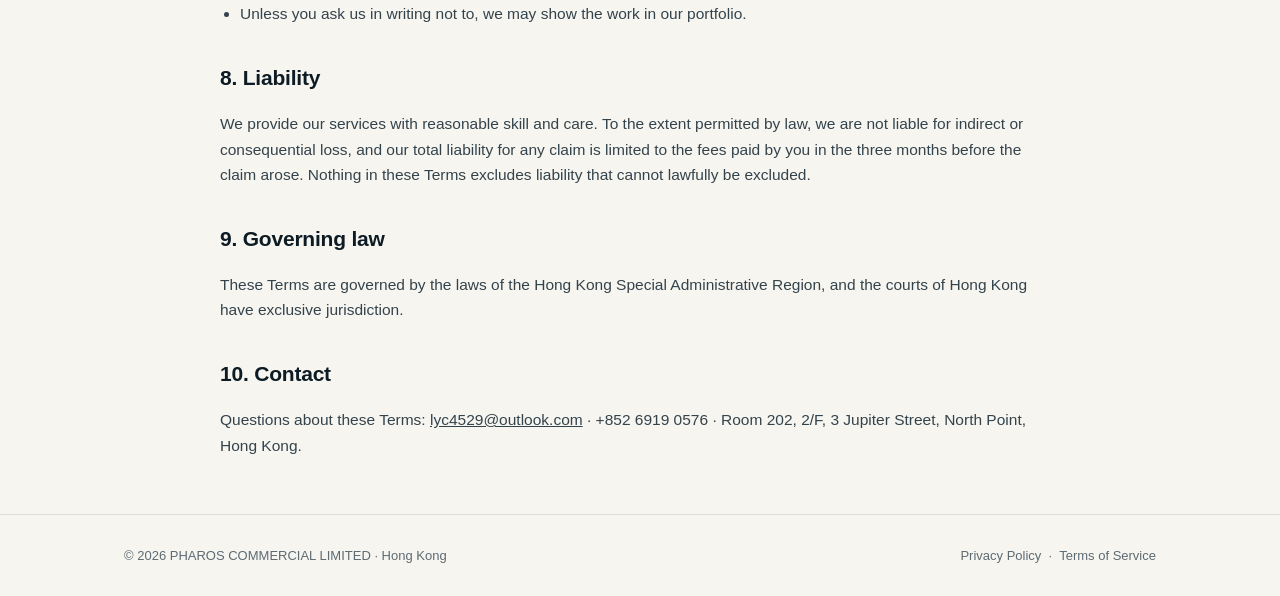
<file: terms.html>
﻿<!DOCTYPE html>
<html lang="en">
<head>
<meta charset="utf-8">
<meta name="viewport" content="width=device-width, initial-scale=1">
<title>Terms of Service — PHAROS COMMERCIAL LIMITED</title>
<meta name="description" content="Terms of service, payment and refund policy of PHAROS COMMERCIAL LIMITED, Hong Kong.">
<link rel="icon" href="favicon.svg" type="image/svg+xml">
<link rel="stylesheet" href="style.css">
</head>
<body class="lang-en">

<header class="site-header">
  <div class="wrap nav">
    <a class="brand" href="index.html" aria-label="PHAROS home">
      <img src="favicon.svg" alt="" width="26" height="26">
      <span>PHAROS</span>
    </a>
    <div style="display:flex;align-items:center;gap:10px;">
      <a class="langbtn" href="index.html"><span class="en">Home</span><span class="zh">首頁</span></a>
      <button id="langBtn" class="langbtn" type="button" aria-label="Switch to Traditional Chinese">繁中</button>
    </div>
  </div>
</header>

<main class="wrap legal">
  <a class="back" href="index.html">← PHAROS COMMERCIAL LIMITED</a>
  <h1><span class="en">Terms of Service</span><span class="zh">服務條款</span></h1>
  <p class="updated"><span class="en">Last updated: 15 November 2026</span><span class="zh">最後更新：2026 年 11 月 15 日</span></p>

  <h2><span class="en">1. About these terms</span><span class="zh">1. 條款說明</span></h2>
  <p>
    <span class="en">These Terms govern the services and digital products provided by PHAROS COMMERCIAL LIMITED ("PHAROS", "we", "us"), a company registered in Hong Kong with CR No. 81596121 and business registration No. 81596121-000-11-26-3. By engaging us, buying from us or using our products, you ("you", "the client") agree to these Terms.</span>
    <span class="zh">本條款適用於泓昭商業有限公司（PHAROS COMMERCIAL LIMITED，下稱「本公司」）提供的服務與數碼產品。本公司於香港註冊，公司編號 81596121，商業登記號 81596121-000-11-26-3。你委託本公司、向本公司購買或使用本公司產品，即表示同意本條款。</span>
  </p>

  <h2><span class="en">2. Services and quotes</span><span class="zh">2. 服務與報價</span></h2>
  <ul>
    <li><span class="en">The exact scope, deliverables, price and timeline are agreed in writing (by email or in a proposal) before work starts.</span><span class="zh">服務範圍、交付物、價格與週期，於開工前以書面（電郵或報價單）確認。</span></li>
    <li><span class="en">Quotes are valid for 30 days unless stated otherwise.</span><span class="zh">除另有註明，報價 30 天內有效。</span></li>
    <li><span class="en">Work outside the agreed scope is quoted and approved separately before it is carried out.</span><span class="zh">超出約定範圍的工作，會另行報價並經你同意後才進行。</span></li>
  </ul>

  <h2><span class="en">3. Payment</span><span class="zh">3. 付款</span></h2>
  <ul>
    <li><span class="en">Prices are quoted in US dollars unless agreed otherwise. Where an invoice is issued in Hong Kong dollars, the exchange rate is stated on the invoice.</span><span class="zh">除另有約定，價格以美元計。若以港幣開票，匯率會列於發票上。</span></li>
    <li><span class="en">Unless agreed otherwise, 50% of the fee is payable before work begins, and the balance is payable before final delivery or handover.</span><span class="zh">除另有約定，開工前支付 50% 定金，交付或交接前付清尾款。</span></li>
    <li><span class="en">Card payments are processed by Stripe. We do not receive or store full card numbers.</span><span class="zh">卡付款由 Stripe 處理，本公司不會收到或儲存完整卡號。</span></li>
    <li><span class="en">Overdue amounts may attract interest at 1% per month, and we may pause work until payment is received.</span><span class="zh">逾期款項可按月息 1% 計息，本公司可暫停工作直至收到付款。</span></li>
  </ul>

  <h2 id="refunds"><span class="en">4. Refunds and cancellation</span><span class="zh">4. 退款與取消</span></h2>
  <ul>
    <li><span class="en"><strong>Before work begins:</strong> the deposit is refunded in full, less any third-party costs already paid on your behalf (for example domain names, licences or subscriptions).</span><span class="zh"><strong>開工前：</strong>定金全額退還，但會扣除已代你支付的第三方費用（例如域名、授權或訂閱）。</span></li>
    <li><span class="en"><strong>After work begins:</strong> the refundable amount is the deposit minus the value of work completed, calculated at our standard hourly rate. Work produced up to that point is handed over to you.</span><span class="zh"><strong>開工後：</strong>以定金扣除已完成工作的價值（按本公司標準時薪計算），餘額退還；已完成的工作成果會交付給你。</span></li>
    <li><span class="en"><strong>If we cancel:</strong> we refund all amounts paid for work not yet delivered.</span><span class="zh"><strong>本公司主動取消：</strong>未交付部分已付的款項全額退還。</span></li>
    <li><span class="en"><strong>Digital goods</strong> (games, downloads, digital content): you may request a refund within 14 days of purchase if the product has not been accessed or downloaded. Once accessed or downloaded, it is non-refundable, except where the product is faulty or not as described.</span><span class="zh"><strong>數碼商品</strong>（遊戲、下載內容、數碼產品）：未開啟或未下載，可於購買後 14 天內申請退款；一經開啟或下載，除產品有瑕疵或與描述不符外，恕不退款。</span></li>
    <li><span class="en">Please contact us before raising a chargeback or payment dispute, so we can resolve the issue directly.</span><span class="zh">如需退款或有爭議，請先聯絡本公司；我們希望直接解決，再考慮向銀行提出爭議。</span></li>
  </ul>

  <h2><span class="en">5. Digital goods</span><span class="zh">5. 數碼商品</span></h2>
  <ul>
    <li><span class="en">Digital products are licensed to you for personal, non-commercial use unless a separate licence says otherwise.</span><span class="zh">除另有授權協議，數碼產品授權你作個人、非商業使用。</span></li>
    <li><span class="en">You may not redistribute, resell or publicly share digital products.</span><span class="zh">你不得轉發、轉售或公開分享數碼產品。</span></li>
    <li><span class="en">Delivery is by download link or email. Minimum system requirements, where relevant, are stated on the product page.</span><span class="zh">以下載連結或電郵交付；如有系統要求，會列於產品頁。</span></li>
  </ul>

  <h2><span class="en">6. Client responsibilities</span><span class="zh">6. 客戶責任</span></h2>
  <ul>
    <li><span class="en">You provide timely feedback and materials. Delays in feedback may shift the timeline.</span><span class="zh">你需及時提供反饋與素材；反饋延誤可能令交付順延。</span></li>
    <li><span class="en">You confirm you have the rights to any content, trademarks or data you give us.</span><span class="zh">你保證所提供內容、商標與資料均擁有合法權利。</span></li>
    <li><span class="en">You agree not to use our services for unlawful purposes.</span><span class="zh">你同意不將本公司服務用於違法用途。</span></li>
  </ul>

  <h2><span class="en">7. Intellectual property</span><span class="zh">7. 知識產權</span></h2>
  <ul>
    <li><span class="en">On full payment, you own the final deliverables created specifically for you.</span><span class="zh">全額付款後，你擁有專為你製作的最终交付物。</span></li>
    <li><span class="en">We retain ownership of our pre-existing tools, libraries, code frameworks and know-how, and grant you a licence to use them as part of the deliverables.</span><span class="zh">本公司保留原有工具、程式庫、框架與技術的所有權，並授權你隨交付物一併使用。</span></li>
    <li><span class="en">Unless you ask us in writing not to, we may show the work in our portfolio.</span><span class="zh">除你以書面反對，本公司可將作品用於作品集展示。</span></li>
  </ul>

  <h2><span class="en">8. Liability</span><span class="zh">8. 責任</span></h2>
  <p>
    <span class="en">We provide our services with reasonable skill and care. To the extent permitted by law, we are not liable for indirect or consequential loss, and our total liability for any claim is limited to the fees paid by you in the three months before the claim arose. Nothing in these Terms excludes liability that cannot lawfully be excluded.</span>
    <span class="zh">本公司以合理技能與謹慎提供服務。在法律容許範圍內，本公司不承擔間接或後果性損失；任何申索的總責任上限，為事發前三個月你已支付的費用。法律不得排除的責任，不受本條限制。</span>
  </p>

  <h2><span class="en">9. Governing law</span><span class="zh">9. 適用法律</span></h2>
  <p>
    <span class="en">These Terms are governed by the laws of the Hong Kong Special Administrative Region, and the courts of Hong Kong have exclusive jurisdiction.</span>
    <span class="zh">本條款適用香港特別行政區法律，香港法院具專屬管轄權。</span>
  </p>

  <h2><span class="en">10. Contact</span><span class="zh">10. 聯絡</span></h2>
  <p>
    <span class="en">Questions about these Terms: <a href="mailto:lyc4529@outlook.com?subject=Terms%20question">lyc4529@outlook.com</a> · +852 6919 0576 · Room 202, 2/F, 3 Jupiter Street, North Point, Hong Kong.</span>
    <span class="zh">有關本條款的查詢：<a href="mailto:lyc4529@outlook.com?subject=Terms%20question">lyc4529@outlook.com</a> · +852 6919 0576 · 香港北角木星街 3 號澤盈中心 2 樓 202 室。</span>
  </p>
</main>

<footer>
  <div class="wrap foot">
    <div>© 2026 PHAROS COMMERCIAL LIMITED · <span class="en">Hong Kong</span><span class="zh">香港</span></div>
    <div>
      <a href="privacy.html"><span class="en">Privacy Policy</span><span class="zh">私隱政策</span></a>
      &nbsp;·&nbsp;
      <a href="terms.html"><span class="en">Terms of Service</span><span class="zh">服務條款</span></a>
    </div>
  </div>
</footer>

<script src="lang.js"></script>
</body>
</html>
</file>
<file: style.css>
/* PHAROS COMMERCIAL LIMITED — site styles */
:root {
  --ink: #0d1b24;
  --paper: #f7f5f0;
  --muted: #5d6b73;
  --line: #e2ddd3;
  --accent: #d9a441;
  --accent-soft: #f3e6cf;
  --sea: #12384a;
}

*, *::before, *::after { box-sizing: border-box; }

html { scroll-behavior: smooth; }

body {
  margin: 0;
  background: var(--paper);
  color: var(--ink);
  font-family: -apple-system, BlinkMacSystemFont, "Segoe UI", Roboto, "Helvetica Neue", Arial,
    "Noto Sans SC", "PingFang SC", "Microsoft YaHei", sans-serif;
  line-height: 1.65;
  -webkit-font-smoothing: antialiased;
}

a { color: inherit; }

.wrap { max-width: 1080px; margin: 0 auto; padding: 0 24px; }

/* ---------- header ---------- */
.site-header {
  position: sticky;
  top: 0;
  z-index: 20;
  background: rgba(247, 245, 240, 0.92);
  backdrop-filter: blur(10px);
  border-bottom: 1px solid var(--line);
}

.nav {
  display: flex;
  align-items: center;
  justify-content: space-between;
  height: 68px;
  gap: 16px;
}

.brand {
  display: flex;
  align-items: center;
  gap: 10px;
  font-weight: 700;
  letter-spacing: 0.12em;
  text-decoration: none;
  font-size: 15px;
}

.brand svg, .brand img { width: 26px; height: 26px; display: block; border-radius: 6px; }

.nb { white-space: nowrap; }

.navlinks { display: none; gap: 24px; font-size: 14px; }
.navlinks a { text-decoration: none; color: var(--muted); }
.navlinks a:hover { color: var(--ink); }

.langbtn {
  border: 1px solid var(--line);
  background: #fff;
  border-radius: 999px;
  padding: 7px 14px;
  font-size: 13px;
  font-weight: 600;
  cursor: pointer;
  color: var(--ink);
}
.langbtn:hover { border-color: var(--accent); }

@media (min-width: 860px) {
  .navlinks { display: flex; }
}

/* ---------- hero ---------- */
.hero {
  position: relative;
  overflow: hidden;
  color: #f6f2ea;
  padding: 88px 0 76px;
  background:
    radial-gradient(1100px 480px at 72% -10%, rgba(217, 164, 65, 0.28), transparent 62%),
    linear-gradient(160deg, #0a1f2b, #123a4d 58%, #0a1f2b);
}

.hero::after {
  content: "";
  position: absolute;
  right: -12%;
  bottom: -55%;
  width: 560px;
  height: 560px;
  background: radial-gradient(closest-side, rgba(217, 164, 65, 0.16), transparent);
  transform: rotate(-10deg);
  pointer-events: none;
}

.eyebrow {
  margin: 0 0 14px;
  font-size: 12px;
  letter-spacing: 0.18em;
  text-transform: uppercase;
  color: #e0b25c;
}

h1 {
  margin: 0 0 18px;
  font-size: clamp(34px, 5vw, 56px);
  line-height: 1.1;
  letter-spacing: -0.02em;
}

.lead {
  margin: 0 0 30px;
  max-width: 660px;
  font-size: clamp(16px, 1.9vw, 19px);
  color: #c9d6db;
}

.btns { display: flex; flex-wrap: wrap; gap: 12px; }

.btn {
  display: inline-block;
  padding: 12px 20px;
  border-radius: 10px;
  font-size: 15px;
  font-weight: 600;
  text-decoration: none;
  text-align: center;
}

.btn-primary { background: var(--accent); color: #1a1206; }
.btn-primary:hover { background: #e5b45a; }

.btn-ghost { border: 1px solid rgba(255, 255, 255, 0.32); color: #f6f2ea; }
.btn-ghost:hover { border-color: #fff; }

.trust {
  display: flex;
  flex-wrap: wrap;
  gap: 10px 26px;
  margin: 38px 0 0;
  padding: 0;
  list-style: none;
  font-size: 13px;
  color: #9fb3bb;
}

.trust li { position: relative; padding-left: 14px; }
.trust li::before {
  content: "";
  position: absolute;
  left: 0;
  top: 9px;
  width: 5px;
  height: 5px;
  border-radius: 50%;
  background: var(--accent);
}

/* ---------- sections ---------- */
section { padding: 72px 0; }
section.tight { padding: 56px 0; }

.sec-head { max-width: 760px; margin-bottom: 34px; }

h2 {
  margin: 0 0 10px;
  font-size: clamp(24px, 3vw, 34px);
  letter-spacing: -0.01em;
}

.sub { margin: 0; color: var(--muted); }

.grid {
  display: grid;
  gap: 20px;
  grid-template-columns: repeat(auto-fit, minmax(250px, 1fr));
}

@media (min-width: 760px) {
  .grid.services { grid-template-columns: repeat(2, 1fr); }
}

.card {
  background: #fff;
  border: 1px solid var(--line);
  border-radius: 14px;
  padding: 24px;
}

.card h3 { margin: 0 0 8px; font-size: 18px; }
.card p { margin: 0; color: var(--muted); font-size: 15px; }

.tag {
  display: inline-block;
  margin-bottom: 12px;
  padding: 4px 10px;
  border-radius: 999px;
  background: var(--accent-soft);
  color: #8a5a12;
  font-size: 11px;
  letter-spacing: 0.08em;
  text-transform: uppercase;
}

.card-link { margin-top: 14px !important; }
.card-link a { color: var(--ink); font-weight: 600; text-decoration: none; border-bottom: 1px solid var(--accent); }

.hero.short { padding: 64px 0 56px; }

.pricecard { display: flex; flex-direction: column; }

.price {
  margin: 14px 0 4px;
  font-size: 30px;
  font-weight: 700;
  letter-spacing: -0.02em;
}

.price small { font-size: 13px; font-weight: 500; color: var(--muted); }

.feat {
  margin: 12px 0 20px;
  padding: 0;
  list-style: none;
  font-size: 14px;
  color: var(--muted);
}

.feat li { position: relative; margin: 6px 0; padding-left: 18px; }
.feat li::before { content: "—"; position: absolute; left: 0; color: var(--accent); }

.card .btn {
  margin-top: auto;
  background: var(--ink);
  color: #fff;
}
.card .btn:hover { background: var(--sea); }

.note {
  margin: 20px 0 0;
  font-size: 13px;
  color: var(--muted);
}

/* dark band */
.dark { background: #0f2531; color: #f6f2ea; }
.dark .sub, .dark .card p, .dark .note { color: #a8bcc4; }
.dark .card { background: #12303d; border-color: #1e4453; }
.dark h2 { color: #f6f2ea; }
.dark .feat { color: #a8bcc4; }
.dark .card .btn { background: var(--accent); color: #1a1206; }
.dark .card .btn:hover { background: #e5b45a; }

/* steps */
.steps { counter-reset: step; display: grid; gap: 18px; grid-template-columns: repeat(auto-fit, minmax(240px, 1fr)); }

.step { background: #fff; border: 1px solid var(--line); border-radius: 14px; padding: 22px; }
.step::before {
  counter-increment: step;
  content: counter(step);
  display: inline-flex;
  align-items: center;
  justify-content: center;
  width: 28px;
  height: 28px;
  margin-bottom: 10px;
  border-radius: 50%;
  background: var(--accent-soft);
  color: #8a5a12;
  font-size: 14px;
  font-weight: 700;
}
.step h3 { margin: 0 0 6px; font-size: 17px; }
.step p { margin: 0; font-size: 15px; color: var(--muted); }

/* contact */
.contactbox { display: grid; gap: 28px; grid-template-columns: 1fr; }
@media (min-width: 800px) { .contactbox { grid-template-columns: 1.15fr 0.85fr; } }

.kv { margin: 0; font-size: 14px; color: var(--muted); }
.kv div { padding: 9px 0; border-bottom: 1px solid var(--line); display: flex; gap: 12px; }
.kv div:last-child { border-bottom: 0; }
.kv dt { flex: 0 0 108px; color: var(--muted); }
.kv dd { margin: 0; color: var(--ink); }

.contact-links { margin: 18px 0 0; padding: 0; list-style: none; font-size: 15px; }
.contact-links li { margin: 10px 0; }
.contact-links a { text-decoration: none; border-bottom: 1px solid var(--accent); }

/* footer */
footer { border-top: 1px solid var(--line); padding: 30px 0; font-size: 13px; color: var(--muted); }
.foot { display: flex; flex-wrap: wrap; gap: 12px 24px; justify-content: space-between; }
.foot a { color: var(--muted); text-decoration: none; }
.foot a:hover { color: var(--ink); }

/* legal pages */
.legal { max-width: 840px; padding: 56px 0 40px; }
.legal .back { font-size: 14px; color: var(--muted); text-decoration: none; }
.legal h1 { font-size: clamp(28px, 4vw, 40px); margin: 18px 0 6px; }
.legal .updated { color: var(--muted); font-size: 14px; margin: 0 0 24px; }
.legal h2 { font-size: 21px; margin: 34px 0 10px; }
.legal h3 { font-size: 17px; margin: 22px 0 8px; }
.legal p, .legal li { color: #33434c; font-size: 15.5px; }
.legal ul { padding-left: 20px; }
.legal .note { background: #fff; border: 1px solid var(--line); border-left: 3px solid var(--accent); border-radius: 0 8px 8px 0; padding: 14px 18px; }

/* bilingual */
.zh { display: none; }
body.lang-zh .en { display: none; }
body.lang-zh .zh { display: inline; }
</file>
